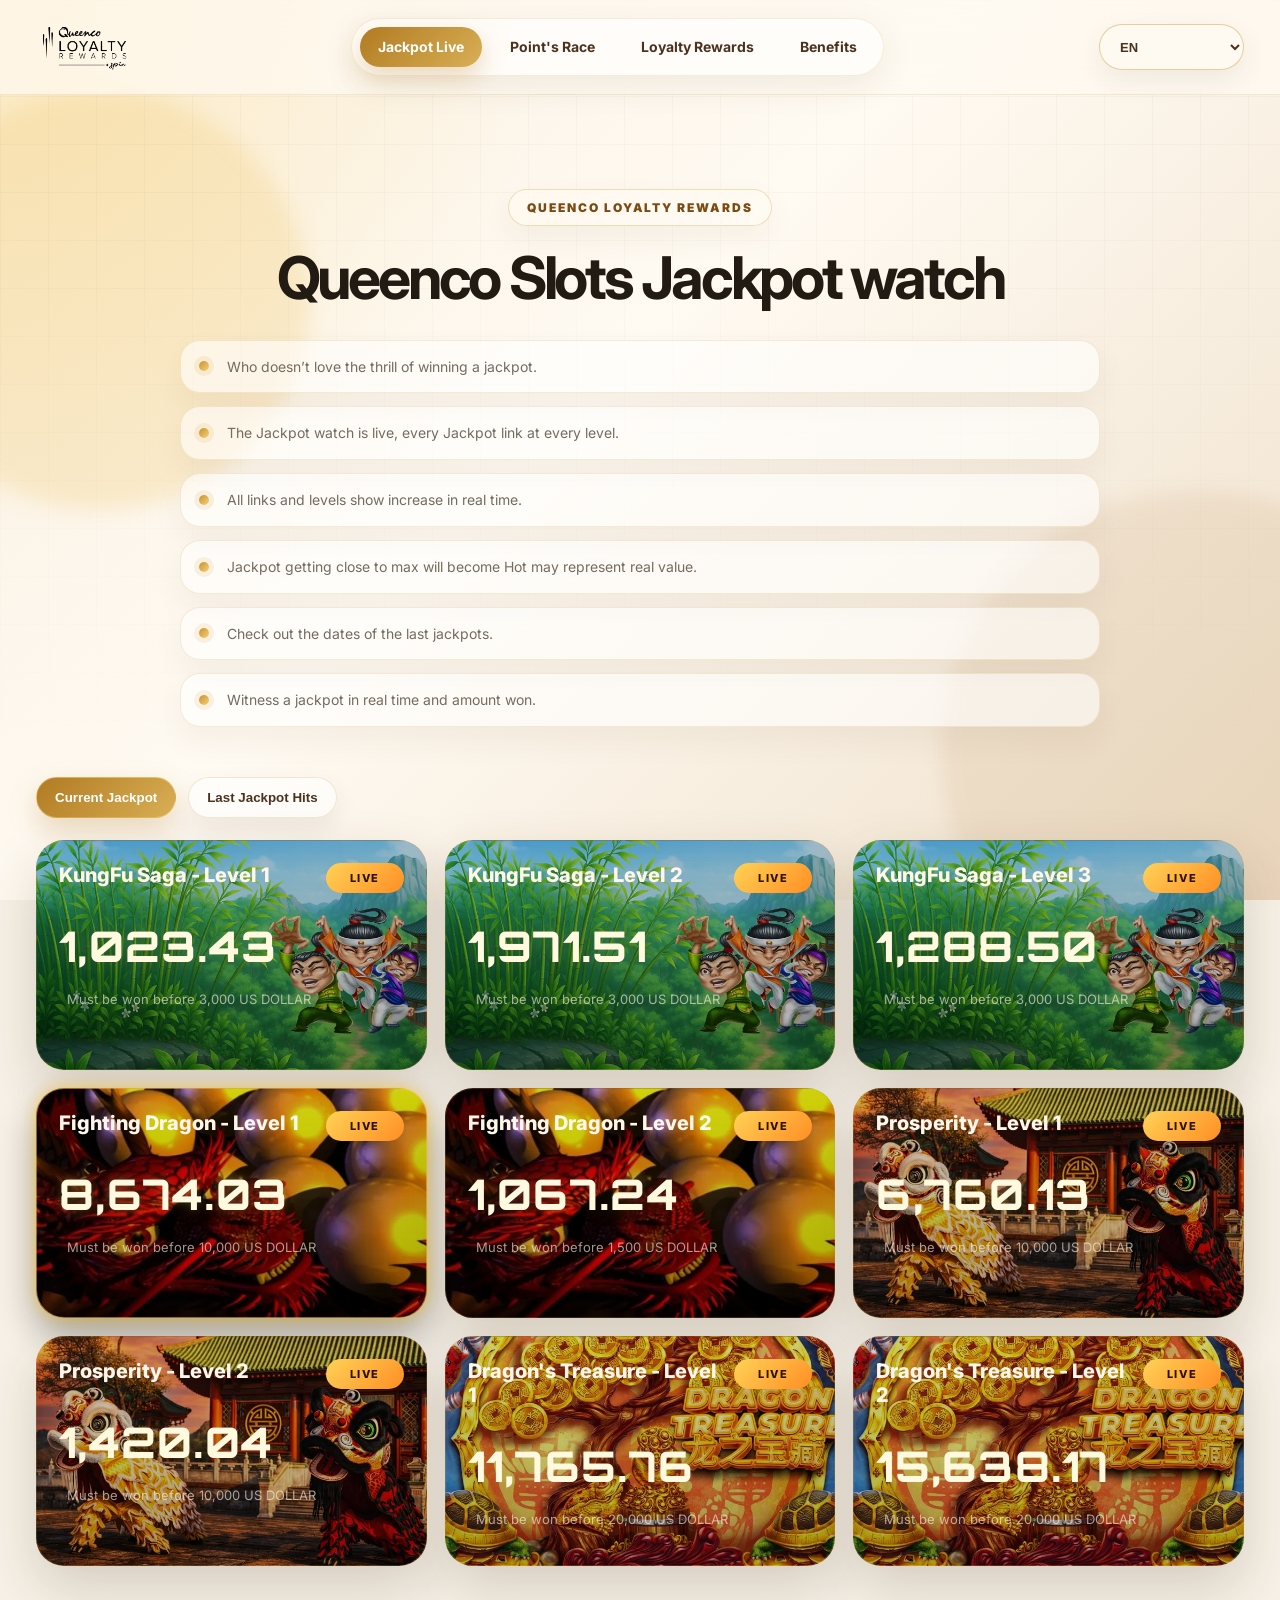
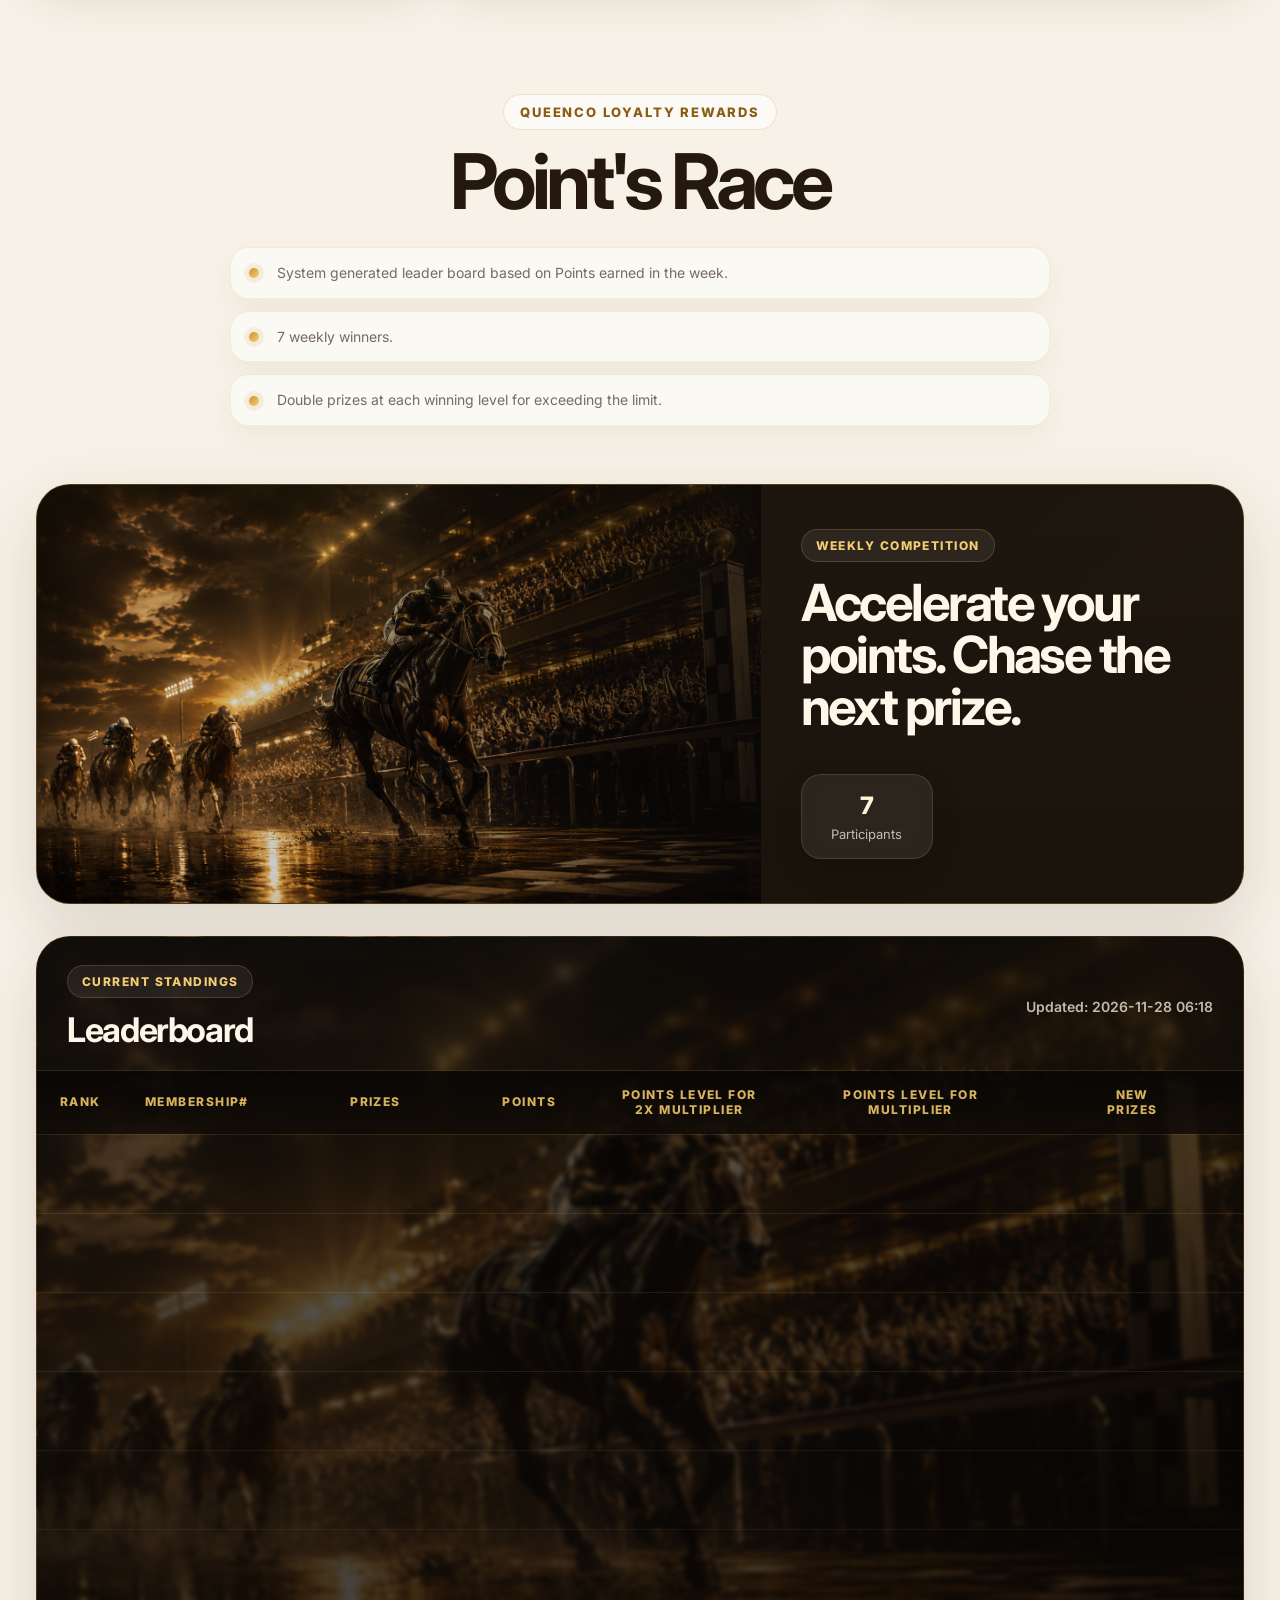
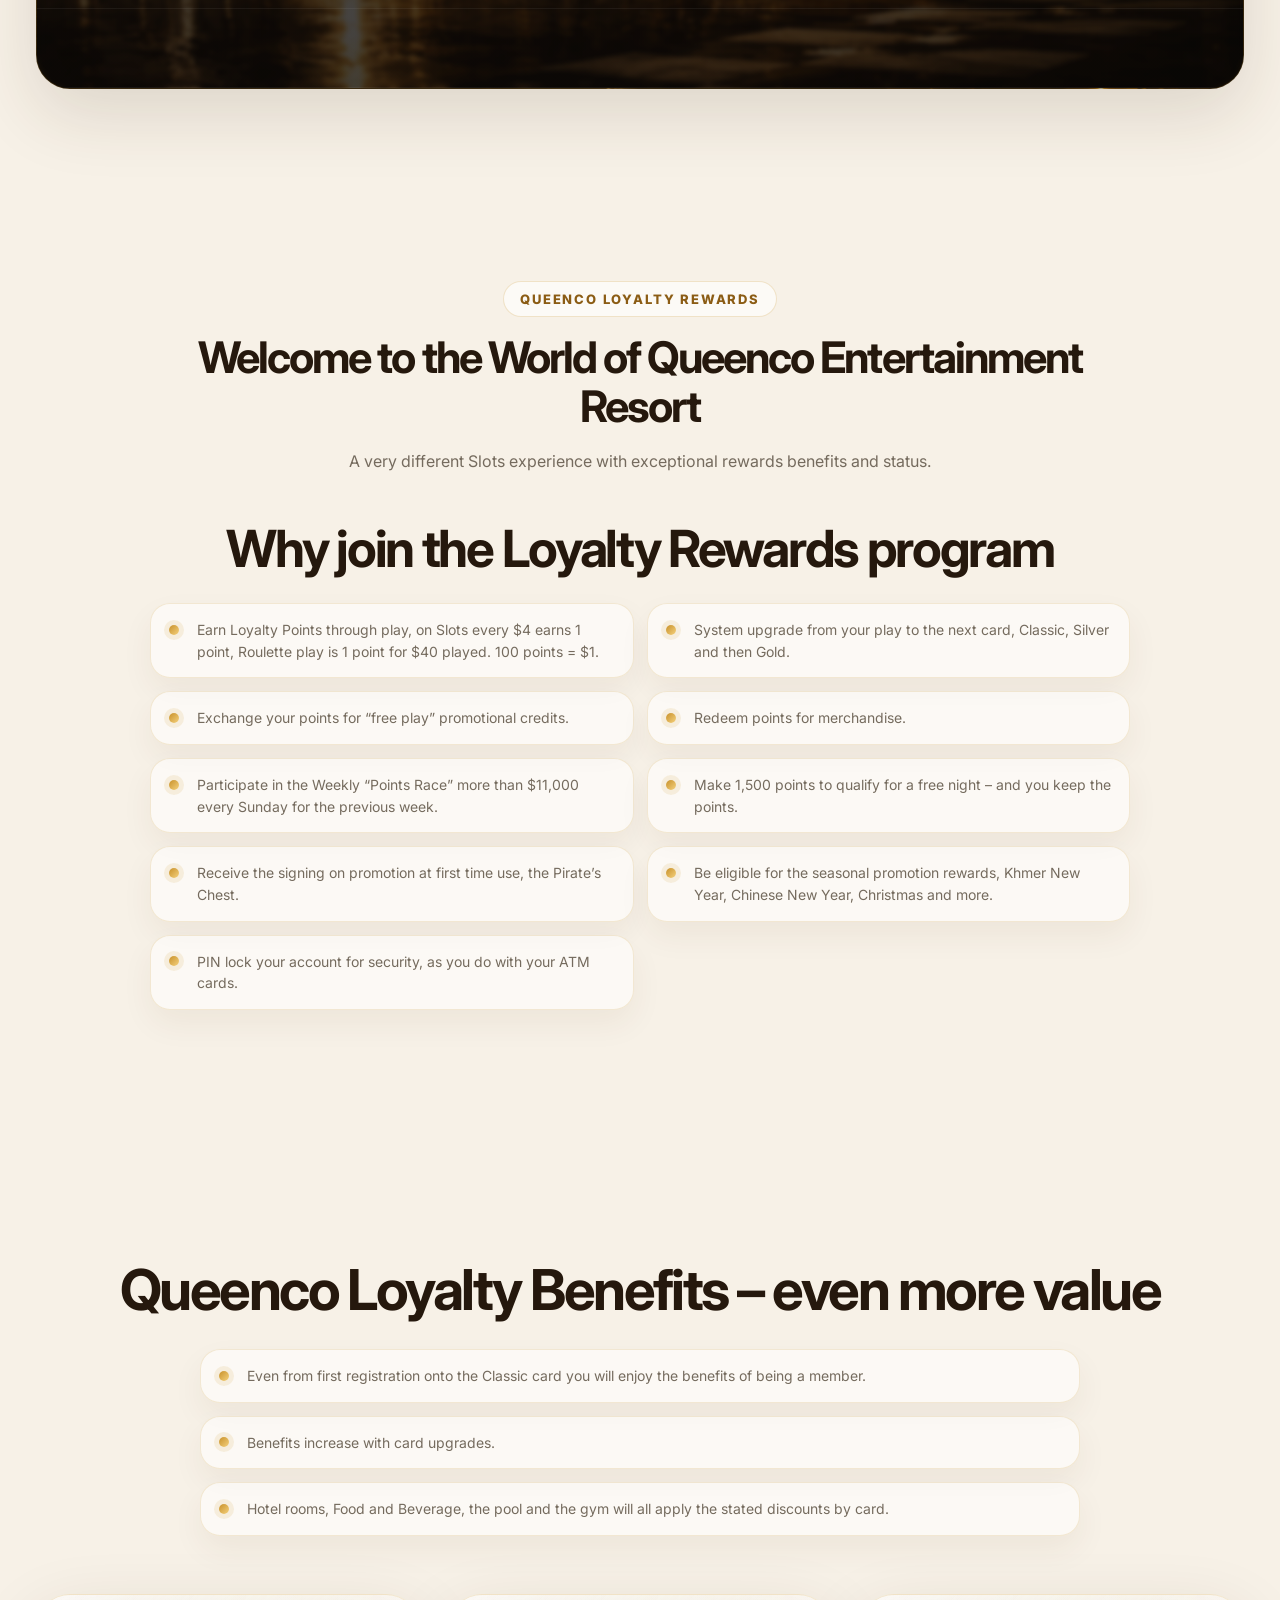
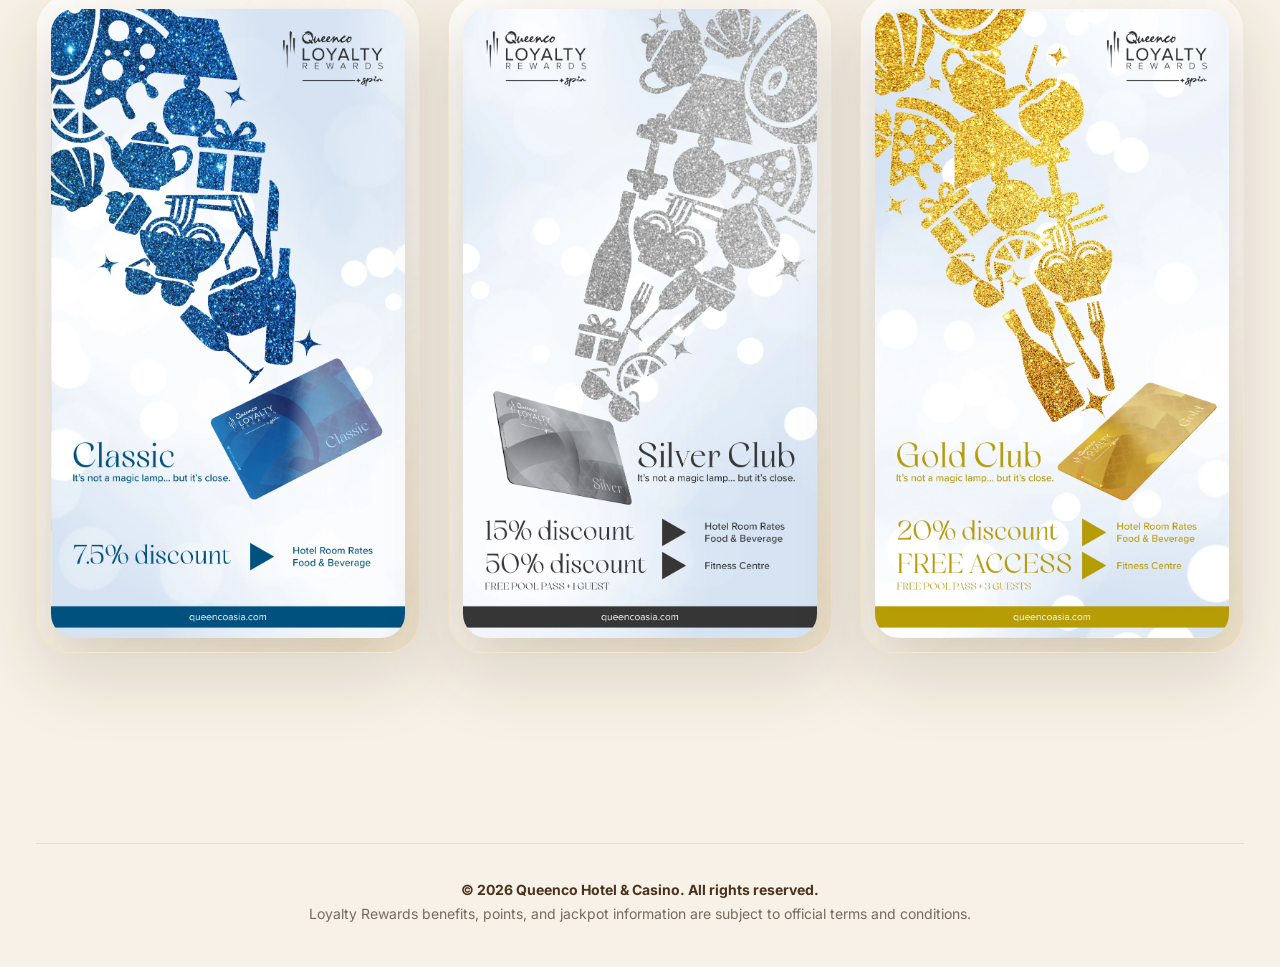
<file: index.html>
<!DOCTYPE html>
<html lang="en">
<head>
  <meta charset="UTF-8" />
  <meta name="viewport" content="width=device-width, initial-scale=1.0" />
  <title>Queenco Loyalty Rewards</title>
  <link rel="stylesheet" href="index_style.css" />
  <link rel="stylesheet" href="jackpot/jackpot_style.css" />
  <link rel="preconnect" href="https://fonts.googleapis.com">
  <link rel="preconnect" href="https://fonts.gstatic.com" crossorigin>
  <link href="https://fonts.googleapis.com/css2?family=Inter:wght@400;500;600;700;800&family=Orbitron:wght@600;700;800&display=swap" rel="stylesheet">
</head>
<body>
  <div class="page-bg">
    <div class="bg-orb bg-orb-1"></div>
    <div class="bg-orb bg-orb-2"></div>
    <div class="bg-grid"></div>
  </div>

  <header class="site-header">
    <div class="header-inner">
      <a href="#jackpot" class="brand" aria-label="Queenco Loyalty Rewards Home">
        <img src="images/logo.webp" alt="Queenco Loyalty Rewards Logo" class="brand-logo">
      </a>

      <button class="menu-toggle" type="button" aria-label="Open navigation menu" aria-expanded="false">
        <span></span>
        <span></span>
        <span></span>
      </button>

      <nav class="main-nav" aria-label="Main Navigation">
        <a href="#jackpot" class="nav-link active" data-i18n="nav.jackpot">Jackpot Live</a>
        <a href="#pointsrace" class="nav-link" data-i18n="nav.pointsrace">Point's Race</a>
        <a href="#loyalty" class="nav-link" data-i18n="nav.loyalty">Loyalty Rewards</a>
        <a href="#benefits" class="nav-link" data-i18n="nav.benefits">Benefits</a>
      </nav>

      <div class="language-select-wrap">
        <select id="languageSelect" class="language-select" aria-label="Select language">
          <option value="en">EN</option>
          <option value="zh">CN</option>
          <option value="km">Khmer</option>
          <option value="id">Indonesian</option>
          <option value="ko">Korean</option>
          <option value="ja">Japanese</option>
        </select>
      </div>
    </div>
  </header>

  <main>
    <section id="jackpot" class="section-loader"></section>

    <section id="pointsrace" class="section-loader"></section>

    <section id="loyalty" class="section-loader"></section>

    <section id="benefits" class="section-loader"></section>
  </main>

  <footer class="site-footer">
  <p>© 2026 Queenco Hotel & Casino. All rights reserved.</p>
  <p>Loyalty Rewards benefits, points, and jackpot information are subject to official terms and conditions.</p>
</footer>

  <script src="translation.js"></script>
  <script src="index_script.js"></script>
  

  
</body>
</html>
</file>
<file: index_style.css>
:root {
  --bg-main: #f7f1e7;
  --bg-soft: #fffaf1;
  --text-main: #221b14;
  --text-muted: #756b5e;
  --gold: #c99733;
  --gold-light: #f3d27b;
  --brown: #4a321d;
  --white: #ffffff;
  --card-border: rgba(201, 151, 51, 0.22);
  --shadow-soft: 0 24px 70px rgba(62, 42, 19, 0.14);
  --shadow-hover: 0 34px 90px rgba(62, 42, 19, 0.24);
  --header-height: 92px;
}

* { margin: 0; padding: 0; box-sizing: border-box; }
html { scroll-behavior: smooth; }
body {
  min-height: 100vh;
  font-family: "Inter", sans-serif;
  background: var(--bg-main);
  color: var(--text-main);
  overflow-x: hidden;
}
body.nav-open { overflow: hidden; }

.page-bg {
  position: fixed;
  inset: 0;
  z-index: -5;
  overflow: hidden;
  background:
    radial-gradient(circle at top left, rgba(255, 226, 155, 0.45), transparent 35%),
    linear-gradient(135deg, #f8efe0 0%, #fffaf2 45%, #efe0ca 100%);
}
.bg-orb { position: absolute; border-radius: 999px; filter: blur(10px); opacity: 0.55; }
.bg-orb-1 { width: 420px; height: 420px; top: 90px; left: -110px; background: rgba(240, 197, 104, 0.45); }
.bg-orb-2 { width: 520px; height: 520px; right: -180px; bottom: -110px; background: rgba(167, 107, 42, 0.18); }
.bg-grid {
  position: absolute;
  inset: 0;
  background-image:
    linear-gradient(rgba(90, 62, 28, 0.035) 1px, transparent 1px),
    linear-gradient(90deg, rgba(90, 62, 28, 0.035) 1px, transparent 1px);
  background-size: 48px 48px;
  mask-image: linear-gradient(to bottom, black, transparent 85%);
}

.site-header {
  position: sticky;
  top: 0;
  z-index: 50;
  padding: 18px 36px;
  backdrop-filter: blur(18px);
  background: rgba(255, 250, 241, 0.72);
  border-bottom: 1px solid rgba(201, 151, 51, 0.18);
}
.header-inner {
  max-width: 1360px;
  margin: 0 auto;
  display: flex;
  align-items: center;
  justify-content: space-between;
  gap: 20px;
}
.brand { display: inline-flex; align-items: center; text-decoration: none; flex: 0 0 auto; }
.brand-logo { height: 54px; width: auto; object-fit: contain; }

.main-nav {
  display: flex;
  align-items: center;
  gap: 10px;
  padding: 8px;
  border-radius: 999px;
  background: rgba(255, 255, 255, 0.58);
  border: 1px solid rgba(201, 151, 51, 0.16);
  box-shadow: 0 10px 35px rgba(68, 46, 19, 0.08);
}
.nav-link {
  color: var(--brown);
  text-decoration: none;
  font-size: 14px;
  font-weight: 700;
  white-space: normal;
  line-height: 1.3;
  padding: 11px 18px;
  border-radius: 999px;
  transition: all 0.25s ease;
}
.nav-link:hover,
.nav-link.active {
  color: #fff;
  background: linear-gradient(135deg, #b17b22, #d9af55);
  box-shadow: 0 10px 24px rgba(177, 123, 34, 0.28);
}

.menu-toggle {
  display: none;
  width: 46px;
  height: 46px;
  border: 1px solid rgba(201, 151, 51, 0.24);
  border-radius: 16px;
  background: rgba(255, 255, 255, 0.68);
  cursor: pointer;
  box-shadow: 0 12px 28px rgba(65, 43, 17, 0.08);
}
.menu-toggle span {
  display: block;
  width: 20px;
  height: 2px;
  margin: 5px auto;
  border-radius: 999px;
  background: var(--brown);
  transition: transform 0.25s ease, opacity 0.25s ease;
}
.nav-open .menu-toggle span:nth-child(1) { transform: translateY(7px) rotate(45deg); }
.nav-open .menu-toggle span:nth-child(2) { opacity: 0; }
.nav-open .menu-toggle span:nth-child(3) { transform: translateY(-7px) rotate(-45deg); }

.section-loader { min-height: calc(100vh - var(--header-height)); }
.benefits-section {
  width: min(100% - 72px, 1360px);
  margin: 0 auto;
  padding: 82px 0 110px;
}
.section-heading {
  text-align: center;
  max-width: 820px;
  margin: 0 auto 58px;
}
.eyebrow {
  display: inline-flex;
  align-items: center;
  gap: 8px;
  margin-bottom: 16px;
  padding: 9px 16px;
  border-radius: 999px;
  color: #8b5c14;
  font-size: 13px;
  font-weight: 800;
  letter-spacing: 0.14em;
  text-transform: uppercase;
  background: rgba(255, 255, 255, 0.62);
  border: 1px solid rgba(201, 151, 51, 0.24);
}
.section-heading h1 {
  font-size: clamp(44px, 6vw, 88px);
  line-height: 0.95;
  letter-spacing: -0.06em;
  margin-bottom: 22px;
  color: #25180d;
}
.section-heading p {
  color: var(--text-muted);
  font-size: clamp(15px, 1.35vw, 18px);
  line-height: 1.7;
}


.loyalty-intro {
  text-align: center;
  max-width: 900px;
  margin: 0 auto 40px;
}
.loyalty-intro h1,
.loyalty-intro h2 {
  font-size: clamp(32px, 3.4vw, 48px);
  line-height: 1.12;
  letter-spacing: -0.045em;
  margin: 0 0 18px;
  color: #25180d;
}
.loyalty-intro p {
  max-width: 760px;
  margin: 0 auto;
  color: var(--text-muted);
  font-size: clamp(15px, 1.25vw, 18px);
  line-height: 1.65;
}
.benefits-heading {
  max-width: 1120px;
}
.benefits-heading h1 {
  font-size: clamp(38px, 4.4vw, 62px);
  line-height: 1.08;
  letter-spacing: -0.045em;
  margin-bottom: 22px;
}

.benefits-summary-list {
  list-style: none;
  display: grid;
  gap: 13px;
  max-width: 880px;
  margin: 28px auto 0;
  padding: 0;
  text-align: left;
}
.benefits-summary-list li {
  position: relative;
  padding: 15px 18px 15px 46px;
  border-radius: 20px;
  color: var(--text-muted);
  font-size: clamp(14px, 1.05vw, 16px);
  line-height: 1.55;
  background: rgba(255, 255, 255, 0.58);
  border: 1px solid rgba(201, 151, 51, 0.18);
  box-shadow: 0 14px 32px rgba(84, 54, 20, 0.06);
}
.benefits-summary-list li::before {
  content: "";
  position: absolute;
  left: 18px;
  top: 1.48em;
  width: 10px;
  height: 10px;
  border-radius: 999px;
  background: linear-gradient(135deg, #c8912b, #f5d17d);
  box-shadow: 0 0 0 5px rgba(201, 145, 43, 0.12);
}

.loyalty-section {
  width: min(100% - 72px, 1180px);
  margin: 0 auto;
  padding: 82px 0 110px;
}
.loyalty-rewards-heading {
  max-width: 980px;
  margin-top: 46px;
}
.loyalty-rewards-heading h2 {
  font-size: clamp(34px, 4vw, 58px);
  line-height: 1.06;
  letter-spacing: -0.045em;
  margin: 0 0 28px;
  color: #25180d;
}
.loyalty-summary-list {
  list-style: none;
  display: grid;
  grid-template-columns: repeat(2, minmax(0, 1fr));
  gap: 13px;
  margin: 0 auto;
  padding: 0;
  text-align: left;
}
.loyalty-summary-list li {
  position: relative;
  padding: 15px 18px 15px 46px;
  border-radius: 20px;
  color: var(--text-muted);
  font-size: clamp(14px, 1.05vw, 16px);
  line-height: 1.55;
  background: rgba(255, 255, 255, 0.58);
  border: 1px solid rgba(201, 151, 51, 0.18);
  box-shadow: 0 14px 32px rgba(84, 54, 20, 0.06);
}
.loyalty-summary-list li::before {
  content: "";
  position: absolute;
  left: 18px;
  top: 1.48em;
  width: 10px;
  height: 10px;
  border-radius: 999px;
  background: linear-gradient(135deg, #c8912b, #f5d17d);
  box-shadow: 0 0 0 5px rgba(201, 145, 43, 0.12);
}

.membership-grid {
  display: grid;
  grid-template-columns: repeat(3, minmax(0, 1fr));
  gap: clamp(18px, 2vw, 28px);
  align-items: stretch;
}
.membership-card {
  position: relative;
  min-height: 640px;
  padding: clamp(20px, 2vw, 28px);
  border-radius: 34px;
  background:
    linear-gradient(180deg, rgba(255,255,255,0.82), rgba(255,255,255,0.50)),
    radial-gradient(circle at top, rgba(255, 220, 137, 0.22), transparent 45%);
  border: 1px solid var(--card-border);
  box-shadow: var(--shadow-soft);
  overflow: hidden;
  transition: transform 0.35s ease, box-shadow 0.35s ease, border-color 0.35s ease;
}
.membership-card::before {
  content: "";
  position: absolute;
  inset: -1px;
  border-radius: 34px;
  pointer-events: none;
  background:
    linear-gradient(135deg, rgba(255,255,255,0.8), transparent 35%),
    linear-gradient(315deg, rgba(201,151,51,0.22), transparent 38%);
  opacity: 0.6;
}
.membership-card::after {
  content: "";
  position: absolute;
  width: 180px;
  height: 180px;
  right: -70px;
  top: -70px;
  border-radius: 999px;
  background: rgba(201, 151, 51, 0.16);
  filter: blur(4px);
}
.membership-card:hover {
  transform: translateY(-12px);
  box-shadow: var(--shadow-hover);
  border-color: rgba(201, 151, 51, 0.42);
}
.featured {
  transform: translateY(-18px);
  background:
    linear-gradient(180deg, rgba(255,255,255,0.92), rgba(255,248,232,0.62)),
    radial-gradient(circle at top, rgba(245, 204, 113, 0.30), transparent 48%);
}
.featured:hover { transform: translateY(-30px); }
.featured-badge {
  position: absolute;
  top: 24px;
  right: 24px;
  z-index: 5;
  padding: 8px 14px;
  border-radius: 999px;
  color: #fff;
  font-size: 12px;
  font-weight: 800;
  letter-spacing: 0.08em;
  text-transform: uppercase;
  background: linear-gradient(135deg, #a86f19, #d3a849);
  box-shadow: 0 12px 28px rgba(168, 111, 25, 0.25);
}
.card-image-wrap {
  position: relative;
  z-index: 2;
  height: 250px;
  display: flex;
  align-items: center;
  justify-content: center;
  margin-bottom: 28px;
  perspective: 900px;
}
.membership-card-img {
  width: min(100%, 360px);
  max-height: 230px;
  object-fit: contain;
  filter: drop-shadow(0 24px 28px rgba(37, 24, 13, 0.20));
  transform: rotateX(3deg) rotateY(-7deg);
  transition: transform 0.4s ease, filter 0.4s ease;
}
.card-silver .membership-card-img { transform: scale(1.04) rotateX(3deg); }
.card-gold .membership-card-img { transform: rotateX(3deg) rotateY(7deg); }
.membership-card:hover .membership-card-img {
  transform: translateY(-8px) scale(1.045);
  filter: drop-shadow(0 32px 36px rgba(37, 24, 13, 0.26));
}
.benefit-info { position: relative; z-index: 2; }
.tier-label {
  display: inline-flex;
  margin-bottom: 10px;
  color: #9a671c;
  font-size: 13px;
  font-weight: 800;
  letter-spacing: 0.12em;
  text-transform: uppercase;
}
.benefit-info h2 {
  font-size: 34px;
  line-height: 1.05;
  margin-bottom: 14px;
  color: #a86f19; /* brown/golden brown like your sample */
  letter-spacing: -0.04em;
  font-weight: 800;
}
.tagline {
  color: var(--text-muted);
  font-size: 15px;
  line-height: 1.6;
  margin-bottom: 24px;
}
.benefit-list { list-style: none; display: grid; gap: 13px; }
.benefit-list li {
  padding: 17px 18px;
  border-radius: 20px;
  background: rgba(255, 255, 255, 0.62);
  border: 1px solid rgba(201, 151, 51, 0.17);
  box-shadow: 0 12px 28px rgba(65, 43, 17, 0.06);
}
.benefit-list strong {
  display: block;
  color: #2b1a0d;
  font-size: 17px;
  margin-bottom: 4px;
}
.benefit-list span {
  display: block;
  color: var(--text-muted);
  font-size: 14px;
  line-height: 1.5;
}



.benefits-image-grid {
  display: grid;
  grid-template-columns: repeat(3, minmax(0, 1fr));
  gap: clamp(18px, 2.2vw, 34px);
  align-items: start;
}
.benefit-poster-card {
  position: relative;
  display: flex;
  justify-content: center;
  padding: clamp(10px, 1.1vw, 16px);
  border-radius: 34px;
  background:
    linear-gradient(180deg, rgba(255,255,255,0.62), rgba(255,248,232,0.38)),
    radial-gradient(circle at top, rgba(255, 220, 137, 0.18), transparent 48%);
  border: 1px solid rgba(201, 151, 51, 0.18);
  box-shadow: var(--shadow-soft);
  overflow: hidden;
  transition: transform 0.35s ease, box-shadow 0.35s ease, border-color 0.35s ease;
}
.benefit-poster-card::before {
  content: "";
  position: absolute;
  inset: -1px;
  border-radius: 34px;
  pointer-events: none;
  background:
    linear-gradient(135deg, rgba(255,255,255,0.72), transparent 34%),
    linear-gradient(315deg, rgba(201,151,51,0.20), transparent 40%);
  opacity: 0.74;
}
.benefit-poster-card:hover {
  transform: translateY(-12px);
  box-shadow: var(--shadow-hover);
  border-color: rgba(201, 151, 51, 0.42);
}
.featured-benefit-poster {
  transform: translateY(-18px);
}
.featured-benefit-poster:hover {
  transform: translateY(-30px);
}
.benefit-poster-img {
  position: relative;
  z-index: 2;
  display: block;
  width: 100%;
  max-width: 430px;
  height: auto;
  border-radius: 24px;
  filter: drop-shadow(0 24px 34px rgba(37, 24, 13, 0.18));
  transition: transform 0.4s ease, filter 0.4s ease;
}
.benefit-poster-card:hover .benefit-poster-img {
  transform: translateY(-5px) scale(1.018);
  filter: drop-shadow(0 32px 42px rgba(37, 24, 13, 0.24));
}

.coming-section {
  max-width: 1360px;
  margin: 0 auto;
  padding: 90px 36px;
  text-align: center;
  color: var(--text-muted);
  display: none;
}
.coming-section h2 { color: var(--text-main); font-size: 46px; margin-bottom: 10px; }

.reveal-item,
.reveal-card { opacity: 0; transform: translateY(34px); }
.reveal-item.is-visible { animation: fadeUp 0.85s ease forwards; }
.reveal-card.is-visible { animation: cardEnter 0.95s cubic-bezier(0.2, 0.9, 0.25, 1) forwards; }
.reveal-card:nth-child(1).is-visible { animation-delay: 0.12s; }
.reveal-card:nth-child(2).is-visible { animation-delay: 0.28s; }
.reveal-card:nth-child(3).is-visible { animation-delay: 0.44s; }
.reveal-card .benefit-info { opacity: 0; transform: translateY(20px); }
.reveal-card.is-visible .benefit-info { animation: textReveal 0.75s ease forwards; animation-delay: 0.65s; }
.reveal-card .benefit-list li { opacity: 0; transform: translateY(14px); }
.reveal-card.is-visible .benefit-list li { animation: benefitReveal 0.55s ease forwards; }
.reveal-card.is-visible .benefit-list li:nth-child(1) { animation-delay: 0.88s; }
.reveal-card.is-visible .benefit-list li:nth-child(2) { animation-delay: 1.02s; }
.reveal-card.is-visible .benefit-list li:nth-child(3) { animation-delay: 1.16s; }

@keyframes fadeUp { from { opacity: 0; transform: translateY(34px); } to { opacity: 1; transform: translateY(0); } }
@keyframes cardEnter { 0% { opacity: 0; transform: translateY(54px) scale(0.94); } 65% { opacity: 1; transform: translateY(-8px) scale(1.015); } 100% { opacity: 1; transform: translateY(0) scale(1); } }
@keyframes textReveal { from { opacity: 0; transform: translateY(22px); } to { opacity: 1; transform: translateY(0); } }
@keyframes benefitReveal { from { opacity: 0; transform: translateY(14px); } to { opacity: 1; transform: translateY(0); } }

/* Responsive patch */
@media (max-width: 1180px) {
  .site-header { padding: 16px 26px; }
  .brand-logo { height: 48px; }
  .nav-link { padding: 10px 13px; font-size: 13px; }
  .benefits-section,
  .loyalty-section { width: min(100% - 52px, 980px); padding-top: 64px; }
  .membership-grid { grid-template-columns: repeat(2, minmax(0, 1fr)); }
  .membership-card { min-height: 590px; }
  .featured { transform: none; }
  .featured:hover { transform: translateY(-12px); }
  .card-gold { grid-column: 1 / -1; max-width: 520px; margin: 0 auto; width: 100%; }
}

@media (max-width: 900px) {
  .header-inner { align-items: center; }
  .main-nav { gap: 5px; padding: 6px; }
  .nav-link { padding: 9px 10px; font-size: 12px; }
  .section-heading { margin-bottom: 40px; }
  .loyalty-intro { margin-bottom: 42px; }
  .membership-card { min-height: auto; }
  .card-image-wrap { height: 220px; }
  .membership-card-img { max-height: 205px; }
}

@media (max-width: 760px) {
  :root { --header-height: 78px; }
  .site-header { padding: 14px 18px; }
  .brand-logo { height: 44px; }
  .menu-toggle { display: block; position: relative; z-index: 60; }
  .main-nav {
    position: fixed;
    top: 78px;
    left: 18px;
    right: 18px;
    z-index: 55;
    display: grid;
    gap: 10px;
    padding: 14px;
    border-radius: 24px;
    background: rgba(255, 250, 241, 0.94);
    backdrop-filter: blur(18px);
    box-shadow: 0 24px 70px rgba(62, 42, 19, 0.18);
    opacity: 0;
    transform: translateY(-12px) scale(0.98);
    pointer-events: none;
    transition: opacity 0.25s ease, transform 0.25s ease;
  }
  .nav-open .main-nav {
    opacity: 1;
    transform: translateY(0) scale(1);
    pointer-events: auto;
  }
  .nav-link {
    display: block;
    text-align: center;
    padding: 14px 16px;
    font-size: 14px;
    background: rgba(255, 255, 255, 0.55);
  }
  .benefits-section,
  .loyalty-section { width: min(100% - 32px, 560px); padding: 46px 0 76px; }
  .eyebrow { font-size: 11px; letter-spacing: 0.1em; }
  .section-heading h1 { font-size: clamp(42px, 13vw, 62px); }
  .benefits-heading h1 { font-size: clamp(34px, 8.5vw, 46px); line-height: 1.1; }
  .section-heading p { font-size: 15px; }
  .loyalty-intro h1,
  .loyalty-intro h1,
.loyalty-intro h2 { font-size: clamp(30px, 8vw, 40px); line-height: 1.12; }
  .loyalty-rewards-heading h2 { font-size: clamp(30px, 8vw, 42px); }
  .loyalty-summary-list { grid-template-columns: 1fr; }
  .loyalty-intro p { font-size: 15px; }
  .benefits-summary-list li { padding: 14px 15px 14px 42px; border-radius: 17px; }
  .membership-grid { grid-template-columns: 1fr; gap: 22px; }
  .card-gold { grid-column: auto; max-width: none; }
  .membership-card { border-radius: 28px; padding: 22px; }
  .membership-card::before { border-radius: 28px; }
  .membership-card:hover,
  .featured:hover { transform: translateY(-6px); }
  .card-image-wrap { height: 205px; margin-bottom: 20px; }
  .membership-card-img,
  .card-silver .membership-card-img,
  .card-gold .membership-card-img { transform: none; width: min(100%, 330px); max-height: 190px; }
  .membership-card:hover .membership-card-img { transform: translateY(-5px) scale(1.025); }
}

@media (max-width: 430px) {
  .site-header { padding: 12px 14px; }
  .brand-logo { height: 38px; max-width: 220px; }
  .menu-toggle { width: 42px; height: 42px; border-radius: 14px; }
  .main-nav { left: 12px; right: 12px; top: 68px; }
  .benefits-section,
  .loyalty-section { width: min(100% - 24px, 390px); padding-top: 34px; }
  .section-heading { margin-bottom: 30px; }
  .section-heading h1 { margin-bottom: 16px; }
  .benefits-heading h1 { font-size: clamp(30px, 8.3vw, 38px); }
  .loyalty-intro { margin-bottom: 34px; }
  .benefits-summary-list,
  .loyalty-summary-list { margin-top: 22px; gap: 10px; }
  .loyalty-rewards-heading h2 { font-size: clamp(28px, 8vw, 36px); }
  .membership-card { padding: 18px; border-radius: 24px; }
  .membership-card::before { border-radius: 24px; }
  .featured-badge { top: 18px; right: 18px; font-size: 10px; }
  .card-image-wrap { height: 180px; }
  .membership-card-img,
  .card-silver .membership-card-img,
  .card-gold .membership-card-img { max-height: 166px; }
  .benefit-info h2 { font-size: 28px; }
  .tagline { font-size: 14px; margin-bottom: 18px; }
  .benefit-list li { padding: 15px; border-radius: 17px; }
  .benefit-list strong { font-size: 16px; }
}



@media (max-width: 980px) {
  .benefits-image-grid {
    grid-template-columns: repeat(2, minmax(0, 1fr));
    max-width: 760px;
    margin: 0 auto;
  }
  .featured-benefit-poster { transform: none; }
  .featured-benefit-poster:hover { transform: translateY(-6px); }
  .benefit-poster-card:last-child {
    grid-column: 1 / -1;
    max-width: 380px;
    width: 100%;
    margin: 0 auto;
  }
}

@media (max-width: 760px) {
  .benefits-image-grid {
    grid-template-columns: 1fr;
    gap: 24px;
    max-width: 430px;
  }
  .benefit-poster-card,
  .benefit-poster-card::before {
    border-radius: 28px;
  }
  .benefit-poster-card:hover,
  .featured-benefit-poster:hover {
    transform: translateY(-6px);
  }
  .benefit-poster-card:last-child {
    grid-column: auto;
    max-width: none;
  }
  .benefit-poster-img {
    max-width: 100%;
    border-radius: 22px;
  }
}

@media (max-width: 430px) {
  .benefits-image-grid {
    gap: 20px;
  }
  .benefit-poster-card {
    padding: 8px;
  }
  .benefit-poster-card,
  .benefit-poster-card::before {
    border-radius: 24px;
  }
  .benefit-poster-img {
    border-radius: 18px;
  }
}

@media (prefers-reduced-motion: reduce) {
  *, *::before, *::after {
    animation-duration: 0.001ms !important;
    animation-iteration-count: 1 !important;
    transition-duration: 0.001ms !important;
    scroll-behavior: auto !important;
  }
}

/* Point's Race Section */
.pointsrace-section {
  width: min(100% - 72px, 1360px);
  margin: 0 auto;
  padding: 18px 0 110px;
}


.points-summary-list {
  list-style: none;
  display: grid;
  gap: 12px;
  max-width: 820px;
  margin: 28px auto 0;
  padding: 0;
  text-align: left;
}
.points-summary-list li {
  position: relative;
  padding: 14px 18px 14px 46px;
  border-radius: 18px;
  color: var(--text-muted);
  font-size: clamp(14px, 1.05vw, 16px);
  line-height: 1.55;
  background: rgba(255, 255, 255, 0.54);
  border: 1px solid rgba(201, 151, 51, 0.16);
  box-shadow: 0 12px 28px rgba(84, 54, 20, 0.05);
}
.points-summary-list li::before {
  content: "";
  position: absolute;
  left: 18px;
  top: 1.45em;
  width: 10px;
  height: 10px;
  border-radius: 999px;
  background: linear-gradient(135deg, #c8912b, #f5d17d);
  box-shadow: 0 0 0 5px rgba(201, 145, 43, 0.12);
}

.pointsrace-hero {
  position: relative;
  display: grid;
  grid-template-columns: 1.2fr 0.8fr;
  align-items: stretch;
  min-height: 420px;
  border-radius: 34px;
  overflow: hidden;
  border: 1px solid rgba(201, 151, 51, 0.26);
  box-shadow: var(--shadow-soft);
  background: linear-gradient(145deg, rgba(20, 15, 9, 0.96), rgba(42, 28, 12, 0.96));
  margin-bottom: 32px;
}

.pointsrace-hero-media {
  position: relative;
  min-height: 100%;
}

.pointsrace-hero-img {
  width: 100%;
  height: 100%;
  object-fit: cover;
  display: block;
}

.pointsrace-hero-overlay {
  position: absolute;
  inset: 0;
  background:
    linear-gradient(90deg, rgba(11, 9, 8, 0.08) 0%, rgba(11, 9, 8, 0.22) 36%, rgba(11, 9, 8, 0.84) 100%),
    linear-gradient(180deg, rgba(255, 195, 67, 0.06), transparent 55%);
}

.pointsrace-hero-content {
  position: relative;
  z-index: 2;
  color: #f6ecdf;
  padding: 42px 40px;
  display: flex;
  flex-direction: column;
  justify-content: center;
  background: linear-gradient(180deg, rgba(24, 18, 11, 0.68), rgba(24, 18, 11, 0.9));
}

.pointsrace-kicker,
.pointsrace-subtitle {
  display: inline-flex;
  align-items: center;
  width: fit-content;
  margin-bottom: 14px;
  padding: 8px 14px;
  border-radius: 999px;
  color: #f4cc73;
  background: rgba(255,255,255,0.07);
  border: 1px solid rgba(244, 204, 115, 0.18);
  text-transform: uppercase;
  letter-spacing: 0.12em;
  font-size: 12px;
  font-weight: 800;
}

.pointsrace-hero-content h2 {
  font-size: clamp(34px, 4vw, 52px);
  line-height: 1.02;
  letter-spacing: -0.05em;
  margin-bottom: 14px;
  color: #fff6ea;
}

.pointsrace-hero-content p {
  color: rgba(255, 245, 232, 0.78);
  font-size: 16px;
  line-height: 1.75;
  max-width: 460px;
}

.pointsrace-stat-row {
  display: flex;
  flex-wrap: wrap;
  gap: 12px;
  margin-top: 28px;
}

.pointsrace-stat-row-single {
  justify-content: flex-start;
}

.pointsrace-stat-chip-center {
  text-align: center;
}

.pointsrace-stat-chip-center strong,
.pointsrace-stat-chip-center span {
  text-align: center;
}

.pointsrace-stat-chip {
  min-width: 132px;
  padding: 16px 18px;
  border-radius: 20px;
  background: rgba(255,255,255,0.08);
  border: 1px solid rgba(244, 204, 115, 0.14);
  backdrop-filter: blur(8px);
  box-shadow: 0 12px 28px rgba(0, 0, 0, 0.2);
  opacity: 0;
  transform: translateY(18px);
}

.pointsrace-stat-chip strong {
  display: block;
  font-size: 24px;
  color: #fff3d7;
  margin-bottom: 6px;
  font-weight: 800;
}

.pointsrace-stat-chip span {
  display: block;
  color: rgba(255,245,232,0.72);
  font-size: 13px;
}

.pointsrace-board {
  position: relative;
  border-radius: 34px;
  overflow: hidden;
  border: 1px solid rgba(201, 151, 51, 0.22);
  box-shadow: var(--shadow-soft);
  background-image:
    linear-gradient(180deg, rgba(10, 8, 6, 0.42), rgba(14, 11, 8, 0.54) 18%, rgba(14, 10, 7, 0.64) 100%),
    url("images/points_race_board_bg.png");
  background-size: cover;
  background-position: right center;
}

.pointsrace-board::before {
  content: "";
  position: absolute;
  inset: 0;
  pointer-events: none;
  background:
    linear-gradient(90deg, rgba(9, 7, 6, 0.30) 0%, rgba(9, 7, 6, 0.12) 36%, rgba(9, 7, 6, 0.34) 100%),
    linear-gradient(145deg, rgba(255,255,255,0.04), transparent 26%),
    radial-gradient(circle at top right, rgba(255, 198, 67, 0.10), transparent 28%);
}

.pointsrace-board-head {
  position: relative;
  z-index: 2;
  display: flex;
  align-items: center;
  justify-content: space-between;
  gap: 20px;
  padding: 28px 30px 22px;
  border-bottom: 1px solid rgba(244, 204, 115, 0.14);
  background: linear-gradient(180deg, rgba(16, 13, 10, 0.70), rgba(16, 13, 10, 0.40));
  backdrop-filter: blur(4px);
}

.pointsrace-board-head h3 {
  color: #fff6ea;
  font-size: 34px;
  line-height: 1.05;
  letter-spacing: -0.04em;
}

.pointsrace-updated {
  color: rgba(255, 245, 232, 0.74);
  font-size: 14px;
  font-weight: 600;
}

.pointsrace-table-wrap {
  position: relative;
  z-index: 2;
  overflow-x: auto;
  backdrop-filter: blur(2px);
}


.pointsrace-table-wrap::before {
  content: "";
  position: absolute;
  inset: 0;
  pointer-events: none;
  background: linear-gradient(180deg, rgba(10, 8, 6, 0.10), rgba(10, 8, 6, 0.24));
}

.pointsrace-table {
  width: 100%;
  min-width: 1180px;
  border-collapse: collapse;
  table-layout: fixed;
}

.pointsrace-table thead tr {
  background: linear-gradient(180deg, rgba(7, 6, 5, 0.88), rgba(18, 12, 7, 0.86));
}

.pointsrace-table th {
  padding: 16px 14px;
  text-align: center;
  color: #f0c768;
  font-size: 12px;
  font-weight: 800;
  letter-spacing: 0.12em;
  text-transform: uppercase;
  border-bottom: 1px solid rgba(244, 204, 115, 0.12);
  white-space: normal;
  line-height: 1.3;
}


.pointsrace-table th:nth-child(1),
.pointsrace-table td:nth-child(1) { width: 7%; }

.pointsrace-table th:nth-child(2),
.pointsrace-table td:nth-child(2) { width: 12%; }

.pointsrace-table th:nth-child(3),
.pointsrace-table td:nth-child(3) { width: 17%; }

.pointsrace-table th:nth-child(4),
.pointsrace-table td:nth-child(4) { width: 8%; }

.pointsrace-table th:nth-child(5),
.pointsrace-table td:nth-child(5),
.pointsrace-table th:nth-child(6),
.pointsrace-table td:nth-child(6),
.pointsrace-table th:nth-child(7),
.pointsrace-table td:nth-child(7) { width: 18%; }

.pointsrace-table td {
  padding: 18px 14px;
  color: rgba(255, 247, 236, 0.98);
  font-size: 15px;
  text-align: center;
  border-bottom: 1px solid rgba(255,255,255,0.07);
  vertical-align: middle;
  background: rgba(12, 9, 7, 0.18);
}

.pointsrace-table tbody tr {
  transition: background 0.25s ease, transform 0.25s ease;
}

.pointsrace-table tbody tr:nth-child(odd) {
  background: rgba(255,255,255,0.025);
}

.pointsrace-table tbody tr:hover {
  background: rgba(244, 204, 115, 0.12);
}

.rank-pill {
  display: inline-flex;
  align-items: center;
  justify-content: center;
  min-width: 42px;
  height: 42px;
  padding: 0 12px;
  border-radius: 999px;
  background: rgba(35, 28, 21, 0.62);
  border: 1px solid rgba(244, 204, 115, 0.24);
  box-shadow: inset 0 1px 0 rgba(255,255,255,0.04);
  color: #fff6ea;
  font-weight: 800;
}

.rank-pill.top-1 {
  background: linear-gradient(135deg, #b98322, #f0c768);
  color: #23170b;
}

.rank-pill.top-2 {
  background: linear-gradient(135deg, #8b8b95, #e3e3e8);
  color: #1b1b22;
}

.rank-pill.top-3 {
  background: linear-gradient(135deg, #9f5d28, #e1a06a);
  color: #23170b;
}

.pointsrace-table tbody tr.top-row {
  position: relative;
  isolation: isolate;
}

.pointsrace-table tbody tr.top-row td {
  font-weight: 600;
  border-bottom-color: rgba(244, 204, 115, 0.13);
}

.pointsrace-table tbody tr.top-row-1 td {
  background: linear-gradient(90deg, rgba(235, 181, 62, 0.18), rgba(235, 181, 62, 0.065) 42%, rgba(235, 181, 62, 0.10));
  box-shadow: inset 0 1px 0 rgba(255, 223, 139, 0.16), inset 0 -1px 0 rgba(255, 223, 139, 0.10);
}

.pointsrace-table tbody tr.top-row-2 td {
  background: linear-gradient(90deg, rgba(220, 220, 230, 0.15), rgba(220, 220, 230, 0.055) 42%, rgba(220, 220, 230, 0.09));
  box-shadow: inset 0 1px 0 rgba(255,255,255,0.12), inset 0 -1px 0 rgba(255,255,255,0.08);
}

.pointsrace-table tbody tr.top-row-3 td {
  background: linear-gradient(90deg, rgba(214, 130, 65, 0.16), rgba(214, 130, 65, 0.055) 42%, rgba(214, 130, 65, 0.09));
  box-shadow: inset 0 1px 0 rgba(255, 184, 120, 0.13), inset 0 -1px 0 rgba(255, 184, 120, 0.08);
}

.pointsrace-table tbody tr.top-row-1:hover td {
  background: linear-gradient(90deg, rgba(235, 181, 62, 0.25), rgba(235, 181, 62, 0.10) 42%, rgba(235, 181, 62, 0.15));
}

.pointsrace-table tbody tr.top-row-2:hover td {
  background: linear-gradient(90deg, rgba(220, 220, 230, 0.22), rgba(220, 220, 230, 0.09) 42%, rgba(220, 220, 230, 0.13));
}

.pointsrace-table tbody tr.top-row-3:hover td {
  background: linear-gradient(90deg, rgba(214, 130, 65, 0.23), rgba(214, 130, 65, 0.09) 42%, rgba(214, 130, 65, 0.13));
}

.rank-pill.top-1 {
  box-shadow: 0 0 22px rgba(240, 199, 104, 0.42), inset 0 1px 0 rgba(255,255,255,0.28);
}

.rank-pill.top-2 {
  box-shadow: 0 0 20px rgba(227, 227, 232, 0.28), inset 0 1px 0 rgba(255,255,255,0.32);
}

.rank-pill.top-3 {
  box-shadow: 0 0 20px rgba(225, 160, 106, 0.32), inset 0 1px 0 rgba(255,255,255,0.24);
}

.pointsrace-loading {
  text-align: center;
  color: rgba(255,245,232,0.72);
  padding: 28px !important;
}

.reveal-mini.is-visible {
  animation: benefitReveal 0.55s ease forwards;
}

.reveal-row {
  opacity: 0;
  transform: translateY(14px);
}

.reveal-row.is-visible {
  animation: benefitReveal 0.55s ease forwards;
}

@media (max-width: 1180px) {
  .pointsrace-section { width: min(100% - 52px, 980px); padding-bottom: 90px; }
  
.points-summary-list {
  list-style: none;
  display: grid;
  gap: 12px;
  max-width: 820px;
  margin: 28px auto 0;
  padding: 0;
  text-align: left;
}
.points-summary-list li {
  position: relative;
  padding: 14px 18px 14px 46px;
  border-radius: 18px;
  color: var(--text-muted);
  font-size: clamp(14px, 1.05vw, 16px);
  line-height: 1.55;
  background: rgba(255, 255, 255, 0.54);
  border: 1px solid rgba(201, 151, 51, 0.16);
  box-shadow: 0 12px 28px rgba(84, 54, 20, 0.05);
}
.points-summary-list li::before {
  content: "";
  position: absolute;
  left: 18px;
  top: 1.45em;
  width: 10px;
  height: 10px;
  border-radius: 999px;
  background: linear-gradient(135deg, #c8912b, #f5d17d);
  box-shadow: 0 0 0 5px rgba(201, 145, 43, 0.12);
}

.pointsrace-hero { grid-template-columns: 1fr; min-height: unset; }
  .pointsrace-hero-media { min-height: 280px; }
}

@media (max-width: 900px) {
  .pointsrace-board-head { align-items: flex-start; flex-direction: column; }
  .pointsrace-board-head h3 { font-size: 30px; }
  .pointsrace-hero-content { padding: 30px 26px; }
}

@media (max-width: 760px) {
  .pointsrace-section { width: min(100% - 32px, 560px); padding-top: 0; padding-bottom: 76px; }
  .pointsrace-hero,
  .pointsrace-board { border-radius: 28px; }
  .pointsrace-hero-media { min-height: 220px; }
  .pointsrace-hero-content h2 { font-size: clamp(30px, 9vw, 42px); }
  .pointsrace-hero-content p { font-size: 15px; }
  .pointsrace-stat-row { gap: 10px; }
  .pointsrace-stat-chip { min-width: calc(50% - 5px); }
  .pointsrace-board-head { padding: 24px 20px 18px; }
  .pointsrace-table th,
  .pointsrace-table td { padding: 16px 14px; }
}

@media (max-width: 430px) {
  .pointsrace-section { width: min(100% - 24px, 390px); }
  .pointsrace-hero,
  .pointsrace-board { border-radius: 24px; }
  .pointsrace-hero-media { min-height: 190px; }
  .pointsrace-hero-content { padding: 24px 18px; }
  .pointsrace-stat-chip { min-width: 100%; }
  .pointsrace-board-head { padding: 20px 16px 16px; }
  .pointsrace-board-head h3 { font-size: 26px; }
  .pointsrace-updated { font-size: 13px; }
}

.value-negative {
  color: #ff3347;
  font-weight: 900;
  text-shadow: 0 0 14px rgba(255, 51, 71, 0.22);
}

.value-positive {
  color: #fff7ec;
  font-weight: 800;
}

.pointsrace-table tbody tr.top-row-1 td {
  text-shadow: 0 0 12px rgba(240, 199, 104, 0.14);
}

.pointsrace-table tbody tr.top-row-2 td {
  text-shadow: 0 0 12px rgba(220, 220, 230, 0.12);
}

.pointsrace-table tbody tr.top-row-3 td {
  text-shadow: 0 0 12px rgba(214, 130, 65, 0.12);
}

/* Language selector */
.language-select-wrap {
  flex: 0 0 auto;
  position: relative;
}

.language-select {
  min-width: 118px;
  height: 46px;
  padding: 0 38px 0 16px;
  border-radius: 999px;
  border: 1px solid rgba(201, 151, 51, 0.45);
  background: #fffaf1;
  color: var(--brown);
  font-size: 13px;
  font-weight: 700;
  outline: none;
  cursor: pointer;
  box-shadow: 0 10px 28px rgba(68, 46, 19, 0.08);
}

.language-select:focus {
  border-color: rgba(201, 151, 51, 0.7);
  box-shadow: 0 0 0 4px rgba(201, 151, 51, 0.14), 0 10px 28px rgba(68, 46, 19, 0.08);
}

.language-select option {
  color: #2b2118;
  background: #fffaf1;
  font-weight: 700;
}

@media (max-width: 980px) {
  .header-inner {
    flex-wrap: wrap;
  }

  .language-select-wrap {
    margin-left: auto;
  }
}

@media (max-width: 760px) {
  .language-select {
    min-width: 106px;
    height: 42px;
    font-size: 12px;
    padding-left: 13px;
  }
}

/* Footer */
.site-footer {
  width: calc(100% - 72px);
  max-width: 1360px;
  margin: 80px auto 0;
  padding: 34px 24px 42px;
  text-align: center;
  color: #756b5e;
  border-top: 1px solid rgba(201, 151, 51, 0.22);
  display: block;
}

.site-footer p {
  margin: 0 auto;
  max-width: 1000px;
  font-size: 14px;
  line-height: 1.7;
  text-align: center;
}

.site-footer p:first-child {
  color: #4a321d;
  font-weight: 700;
}

@media (max-width: 760px) {
  .site-footer {
    width: calc(100% - 32px);
    max-width: 560px;
    margin: 54px auto 0;
    padding: 28px 16px 34px;
  }

  .site-footer p {
    font-size: 13px;
  }
}
</file>
<file: jackpot/jackpot_style.css>
/* Jackpot Live Section - isolated styles */
.jackpot-section {
  width: min(100% - 72px, 1360px);
  margin: 0 auto;
  padding: 70px 0 110px;
  color: #fff5e6;
}

.jackpot-hero {
  position: relative;
  display: flex;
  flex-direction: column;
  align-items: center;
  justify-content: center;
  text-align: center;
  padding: 24px 28px 28px;
  margin-bottom: 22px;
  border-radius: 0;
  overflow: visible;
  background: transparent;
  border: 0;
  box-shadow: none;
}

.jackpot-hero::before {
  display: none;
}

.jackpot-hero > * {
  position: relative;
  z-index: 2;
}

.jackpot-eyebrow {
  display: inline-flex;
  align-items: center;
  justify-content: center;
  margin: 0 auto 20px;
  width: fit-content;
  padding: 10px 18px;
  border-radius: 999px;
  color: #7a4b13;
  background: rgba(255, 250, 241, 0.72);
  border: 1px solid rgba(201, 151, 51, 0.30);
  font-size: 12px;
  font-weight: 900;
  letter-spacing: .16em;
  text-transform: uppercase;
  box-shadow: 0 12px 30px rgba(84, 54, 20, 0.06);
}

.jackpot-hero h1 {
  max-width: 980px;
  margin: 0 auto;
  font-size: clamp(38px, 4.6vw, 64px);
  line-height: 1.08;
  letter-spacing: -0.055em;
  color: #221b14;
}

.jackpot-summary-list {
  list-style: none;
  display: grid;
  gap: 13px;
  max-width: 920px;
  width: 100%;
  margin: 30px auto 0;
  padding: 0;
  text-align: left;
}

.jackpot-summary-list li {
  position: relative;
  padding: 15px 18px 15px 46px;
  border-radius: 20px;
  color: #756b5e;
  font-size: clamp(14px, 1.05vw, 16px);
  line-height: 1.55;
  background: rgba(255, 255, 255, 0.58);
  border: 1px solid rgba(201, 151, 51, 0.18);
  box-shadow: 0 14px 32px rgba(84, 54, 20, 0.06);
}

.jackpot-summary-list li::before {
  content: "";
  position: absolute;
  left: 18px;
  top: 1.48em;
  width: 10px;
  height: 10px;
  border-radius: 999px;
  background: linear-gradient(135deg, #c8912b, #f5d17d);
  box-shadow: 0 0 0 5px rgba(201, 145, 43, 0.12);
}

.view-switch {
  display: flex;
  gap: 12px;
  margin: 18px 0 22px;
  flex-wrap: wrap;
}

.view-btn {
  border: 1px solid rgba(201,151,51,0.22);
  background: rgba(255,255,255,0.60);
  color: #4a321d;
  padding: 12px 18px;
  border-radius: 999px;
  font-weight: 800;
  cursor: pointer;
  box-shadow: 0 12px 28px rgba(65, 43, 17, 0.08);
  transition: all .25s ease;
}

.view-btn:hover,
.view-btn.active {
  background: linear-gradient(135deg, #b17b22, #d9af55);
  color: #fff;
  border-color: rgba(255, 220, 140, 0.40);
  box-shadow: 0 12px 28px rgba(177, 123, 34, 0.26);
}

.meters-grid {
  display: grid;
  grid-template-columns: repeat(3, minmax(260px, 1fr));
  gap: 18px;
}

.meter-card {
  position: relative;
  overflow: hidden;
  min-height: 230px;
  padding: 22px;
  border-radius: 28px;
  background-color: rgba(20, 13, 8, 0.34);
  background-size: cover;
  background-position: center;
  border: 1px solid rgba(201, 151, 51, 0.24);
  box-shadow: 0 22px 54px rgba(65, 43, 17, 0.18);
}

.meter-card::before {
  background:
    linear-gradient(180deg, rgba(0,0,0,0.12), rgba(0,0,0,0.48)),
    radial-gradient(circle at top right, rgba(255, 202, 82, 0.15), transparent 32%);
}

.meter-card::after {
  content: "";
  position: absolute;
  top: 0;
  left: -140%;
  width: 60%;
  height: 100%;
  background: linear-gradient(100deg, rgba(255,255,255,0) 0%, rgba(255,220,120,0.10) 45%, rgba(255,255,255,0.28) 50%, rgba(255,220,120,0.10) 55%, rgba(255,255,255,0) 100%);
  transform: skewX(-18deg);
  pointer-events: none;
  opacity: 0;
}

.meter-card > * {
  position: relative;
  z-index: 2;
}

.meter-top {
  display: flex;
  align-items: flex-start;
  justify-content: space-between;
  gap: 10px;
}

.meter-name {
  font-size: 20px;
  font-weight: 800;
  margin-bottom: 6px;
  color: #fff6ea;
}

.meter-id {
  color: rgba(255, 245, 232, 0.62);
  font-size: 13px;
  font-weight: 700;
}

.meter-badge {
  min-width: 78px;
  text-align: center;
  font-size: 11px;
  font-weight: 800;
  letter-spacing: .14em;
  color: #2a1200;
  background: linear-gradient(135deg,#ffd257,#ff8e24);
  padding: 8px 10px;
  border-radius: 999px;
}

.meter-value {
  margin-top: 26px;
  font-family: Orbitron, Inter, sans-serif;
  font-size: clamp(30px, 3.3vw, 44px);
  font-weight: 800;
  letter-spacing: .03em;
  color: #fff9df;
  text-shadow: 0 0 18px rgba(255,212,82,.18);
  transform: translateZ(0);
  will-change: contents, transform;
  backface-visibility: hidden;
  -webkit-font-smoothing: antialiased;
}

.meter-footer {
  margin-top: 18px;
  display: flex;
  gap: 8px;
  color: rgba(255, 245, 232, 0.62);
  font-size: 13px;
  line-height: 1.5;
}

.warm-card {
  border: 1px solid rgba(255,190,80,0.55) !important;
  box-shadow: 0 0 0 1px rgba(255,180,60,0.12), 0 0 15px rgba(255, 200, 0, 0.5), 0 18px 40px rgba(0,0,0,.35);
}

.hot-card {
  border: 2px solid rgba(250,120,0,0.8) !important;
  box-shadow: 0 0 0 1px rgba(255,140,50,0.25), 0 0 25px rgba(255, 80, 0, 0.9), 0 0 34px rgba(255,80,20,0.28), 0 18px 40px rgba(0,0,0,.38);
  animation: hotPulse 1.2s infinite ease-in-out;
}

.hot-card::after {
  opacity: 1;
  animation: shineSweep 2.8s linear infinite;
}

.warm-value {
  text-shadow: 0 0 10px rgba(255,210,90,0.22), 0 0 22px rgba(255,170,40,0.16);
}

.hot-value {
  text-shadow: 0 0 10px rgba(255,220,120,0.25), 0 0 24px rgba(255,160,40,0.35), 0 0 38px rgba(255,90,20,0.22);
}

.hot-card .meter-badge {
  background: linear-gradient(135deg, #ffb347, #ff5e00);
  color: #2a1200;
  position: relative;
  overflow: visible;
  box-shadow: 0 0 10px rgba(255,120,0,0.6), 0 0 20px rgba(255,80,0,0.5), 0 0 40px rgba(255,40,0,0.4);
}

.hot-card .meter-badge::before {
  content: "";
  position: absolute;
  inset: -8px;
  border-radius: 999px;
  z-index: -1;
  background: radial-gradient(circle at 50% 80%, rgba(255,180,60,0.8), rgba(255,80,0,0.6), transparent 70%);
  filter: blur(10px);
  animation: flameFlicker .6s infinite alternate;
}

.hit-overlay {
  position: fixed;
  inset: 0;
  display: flex;
  align-items: center;
  justify-content: center;
  background: rgba(0,0,0,0.55);
  backdrop-filter: blur(6px);
  -webkit-backdrop-filter: blur(6px);
  z-index: 9999;
  opacity: 1;
  transition: opacity .25s ease;
}

.hit-overlay.hidden {
  opacity: 0;
  pointer-events: none;
}

.hit-popup {
  min-width: min(92vw,680px);
  max-width: 92vw;
  padding: 34px 28px;
  border-radius: 28px;
  text-align: center;
  background: linear-gradient(180deg, rgba(45,10,10,0.88), rgba(20,10,35,0.92));
  border: 2px solid rgba(255,180,70,0.55);
  box-shadow: 0 0 18px rgba(255,160,40,0.35), 0 0 48px rgba(255,90,10,0.28), 0 30px 80px rgba(0,0,0,0.45);
  animation: hitPopupIn .45s ease;
}

.hit-badge {
  display: inline-block;
  margin-bottom: 18px;
  padding: 10px 16px;
  border-radius: 999px;
  font-weight: 800;
  letter-spacing: .12em;
  color: #2a1200;
  background: linear-gradient(135deg,#ffd257,#ff8e24);
  box-shadow: 0 0 18px rgba(255,140,20,0.35);
}

.hit-game-name {
  font-size: clamp(26px,4vw,42px);
  font-weight: 800;
  color: #fff7df;
  margin-bottom: 8px;
}

.hit-level-name {
  font-size: clamp(16px,2vw,22px);
  color: #ffd8a8;
  margin-bottom: 18px;
}

.hit-amount {
  font-family: Orbitron, Inter, sans-serif;
  font-size: clamp(36px,6vw,72px);
  font-weight: 800;
  color: #fff8d8;
  text-shadow: 0 0 12px rgba(255,220,100,0.32), 0 0 34px rgba(255,120,20,0.28);
  margin-bottom: 14px;
}

.hit-datetime {
  font-size: clamp(14px,1.7vw,18px);
  color: #f4d8c2;
}

@keyframes hotPulse {
  0%, 100% { transform: scale(1); }
  50% { transform: scale(1.05); }
}

@keyframes shineSweep {
  0% { left: -140%; }
  100% { left: 160%; }
}

@keyframes flameFlicker {
  0% { opacity: .7; transform: scale(1) translateY(0); }
  50% { opacity: 1; transform: scale(1.1) translateY(-2px); }
  100% { opacity: .8; transform: scale(1.05) translateY(1px); }
}

@keyframes hitPopupIn {
  0% { transform: scale(.86); opacity: 0; }
  100% { transform: scale(1); opacity: 1; }
}

@media (max-width: 1180px) {
  .jackpot-section { width: min(100% - 52px, 980px); }
  .meters-grid { grid-template-columns: repeat(2, minmax(240px,1fr)); }
}

@media (max-width: 760px) {
  .jackpot-section { width: min(100% - 32px, 560px); padding: 46px 0 76px; }
  .jackpot-hero { padding: 20px 16px 24px; }
  .jackpot-hero h1 { font-size: clamp(32px, 8vw, 46px); }
  .meters-grid { grid-template-columns: 1fr; }
}

@media (max-width: 430px) {
  .jackpot-section { width: min(100% - 24px, 390px); padding-top: 34px; }
  .jackpot-hero { padding: 14px 8px 22px; }
  .jackpot-summary-list { margin-top: 22px; gap: 10px; }
  .jackpot-summary-list li { padding: 14px 15px 14px 42px; border-radius: 17px; }
  .meter-card { border-radius: 20px; padding: 18px; }
}


.jackpot-status-card {
  grid-column: 1 / -1;
  padding: 20px 22px;
  border-radius: 20px;
  color: #756b5e;
  background: rgba(255, 255, 255, 0.58);
  border: 1px solid rgba(201, 151, 51, 0.18);
}
</file>
